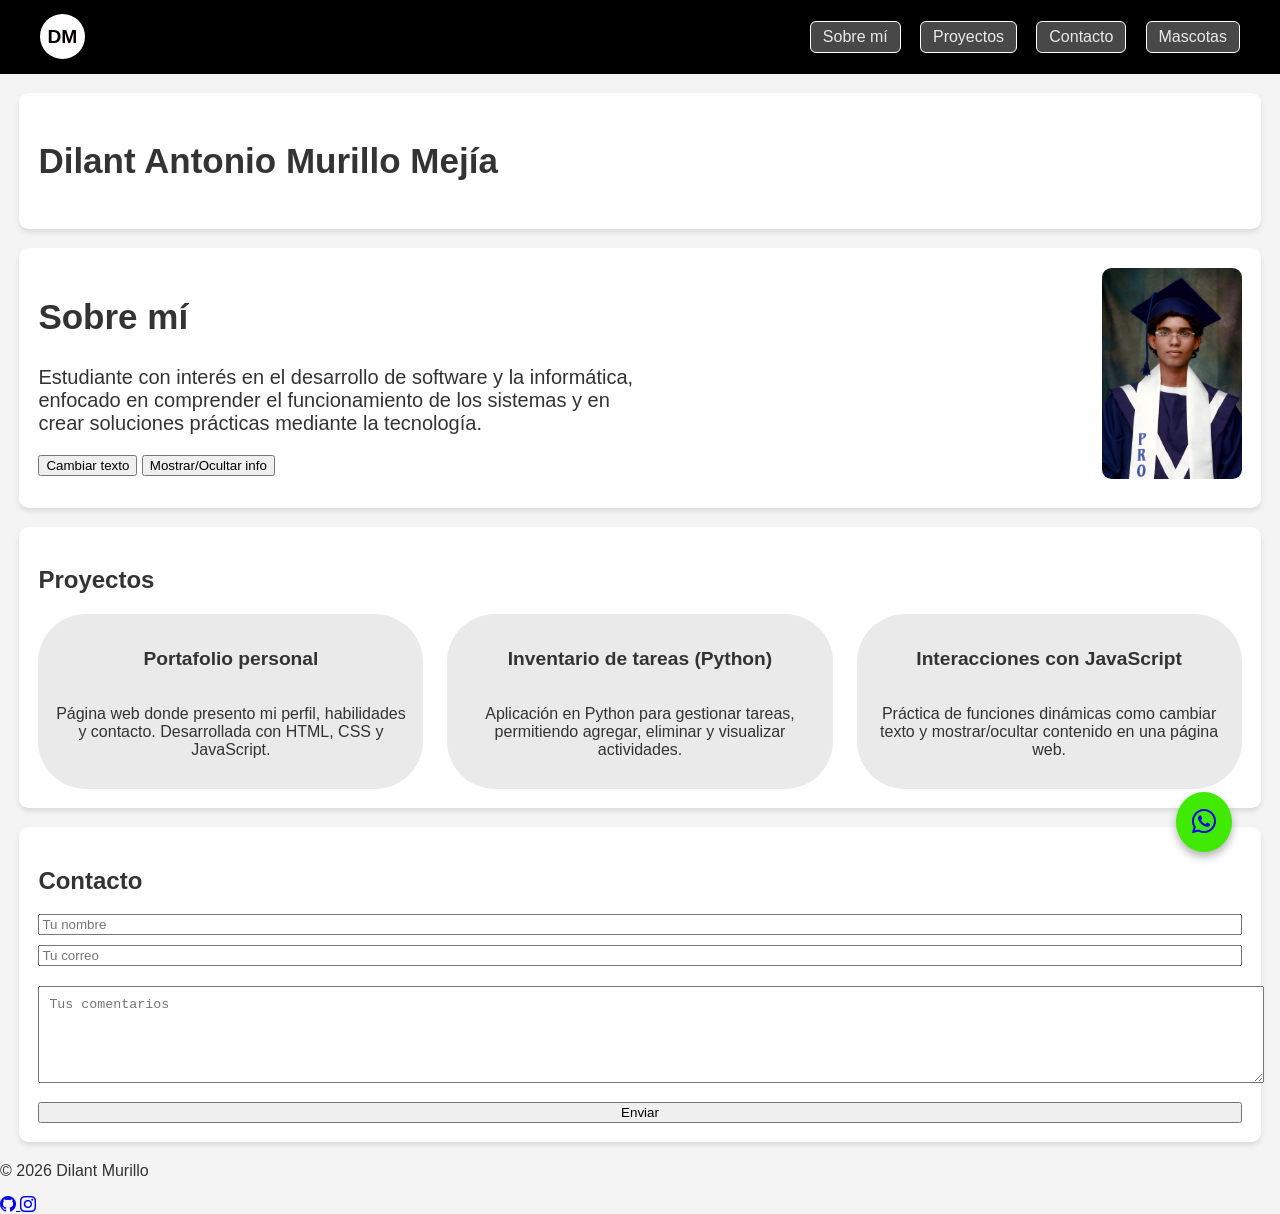
<file: index.html>
<!DOCTYPE html>
<html lang="es">

<head>
    <!-- Configuración básica del documento -->
    <meta charset="UTF-8"> <!-- Permite usar caracteres especiales (tildes, ñ, etc) -->
    <meta name="viewport" content="width=device-width, initial-scale=1.0"> <!-- Hace la página responsive -->
    <title>Dilant A. Murillo Mejía</title> <!-- Título de la pestaña -->

    <!-- Archivos CSS para estilos -->
    <link rel="stylesheet" href="css/general.css">
    <link rel="stylesheet" href="css/header-nav.css">
    <link rel="stylesheet" href="css/sections.css">
    <link rel="stylesheet" href="css/pets-cards.css">
    <link rel="stylesheet" href="css/grid-projects-pets.css">
    <link rel="stylesheet" href="css/contact-buttoms.css">
    <link rel="stylesheet" href="css/icons.css">
    <link rel="stylesheet" href="css/logotype.css">
    <link rel="stylesheet" href="css/profile-photo.css">
    <link rel="stylesheet" href="css/responsive.css">
    <link rel="stylesheet" href="https://cdn.jsdelivr.net/npm/bootstrap-icons@1.11.3/font/bootstrap-icons.css">
</head>

<body>

    <!-- Encabezado de la página -->
    <header>
        <div class="logo-iniciales">
            <span>DM</span>
        </div>

        <!-- Checkbox oculto -->
        <input type="checkbox" id="menu-toggle">

        <!-- Botón hamburguesa -->
        <label for="menu-toggle" class="menu-icon">&#9776;</label>

        <!-- Menú -->
        <nav>
            <ul class="menu">
                <li><a href="#sobre-mi">Sobre mí</a></li>
                <li><a href="#proyectos">Proyectos</a></li>
                <li><a href="#contacto">Contacto</a></li>
                <li><a href="pets.html">Mascotas</a></li>
            </ul>
        </nav>
    </header>

    <!-- Sección principal con nombre -->
    <section id="Dilant-Murillo">
        <h2>Dilant Antonio Murillo Mejía</h2>
    </section>

    <!-- Sección sobre mí -->
    <section id="sobre-mi">
        <img src="img/fotoDilant.jpeg" alt="Foto de Dilant" class="foto-perfil"> <!-- Imagen de perfil -->
        <h2>Sobre mí</h2>

        <!-- Descripción personal -->
        <p>
            Estudiante con interés en el desarrollo de software y la informática, enfocado en comprender el
            funcionamiento de los sistemas y en crear soluciones prácticas mediante la tecnología.
        </p>

        <!-- Botones que ejecutan funciones JS -->
        <button onclick="cambiarTexto()">Cambiar texto</button> <!-- Llama función JS -->
        <button onclick="toggleInfo()">Mostrar/Ocultar info</button> <!-- Llama función JS -->
    </section>

    <!-- Sección de proyectos -->
    <section id="proyectos">
        <h2>Proyectos</h2>

        <!-- Contenedor en grid -->
        <div class="grid-proyectos">

            <!-- Proyecto 1 -->
            <article>
                <h3>Portafolio personal</h3>
                <p>
                    Página web donde presento mi perfil, habilidades y contacto. Desarrollada con HTML, CSS y
                    JavaScript.
                </p>
            </article>

            <!-- Proyecto 2 -->
            <article>
                <h3>Inventario de tareas (Python)</h3>
                <p>
                    Aplicación en Python para gestionar tareas, permitiendo agregar, eliminar y visualizar actividades.
                </p>
            </article>

            <!-- Proyecto 3 -->
            <article>
                <h3>Interacciones con JavaScript</h3>
                <p>
                    Práctica de funciones dinámicas como cambiar texto y mostrar/ocultar contenido en una página web.
                </p>
            </article>

        </div>
    </section>

    <!-- Sección de contacto -->
    <section id="contacto">
        <h2>Contacto</h2>

        <!-- Formulario -->
        <form id="form-contacto">
            <!-- Campo nombre -->
            <input type="text" id="nombre" placeholder="Tu nombre" required>

            <!-- Campo correo -->
            <input type="email" id="correo" placeholder="Tu correo" required>

            <!-- Campo comentarios -->
            <textarea id="comentarios" placeholder="Tus comentarios" rows="5" required></textarea>

            <!-- Botón que envía el formulario -->
            <button type="submit">Enviar</button>
        </form>
    </section>

    <!-- Botón flotante de WhatsApp -->
    <a href="https://wa.me/573147299598" target="_blank" rel="noopener noreferrer" class="whatsapp-icon">
        <i class="bi bi-whatsapp"></i>
    </a>
   
    <!-- Pie de página -->
    <footer class="footer">
        <p>© 2026 Dilant Murillo</p>

        <div class="redes">
            <a href="https://github.com/tu-usuario" target="_blank" rel="noopener noreferrer">
                <i class="bi bi-github"></i>
            </a>

            <a href="https://www.instagram.com/tu-usuario" target="_blank" rel="noopener noreferrer">
                <i class="bi bi-instagram"></i>
            </a>
        </div>
    </footer>

    <!-- Enlace a tu archivo JavaScript -->
    <script src="javascript/script.js"></script>

</body>

</html>
</file>
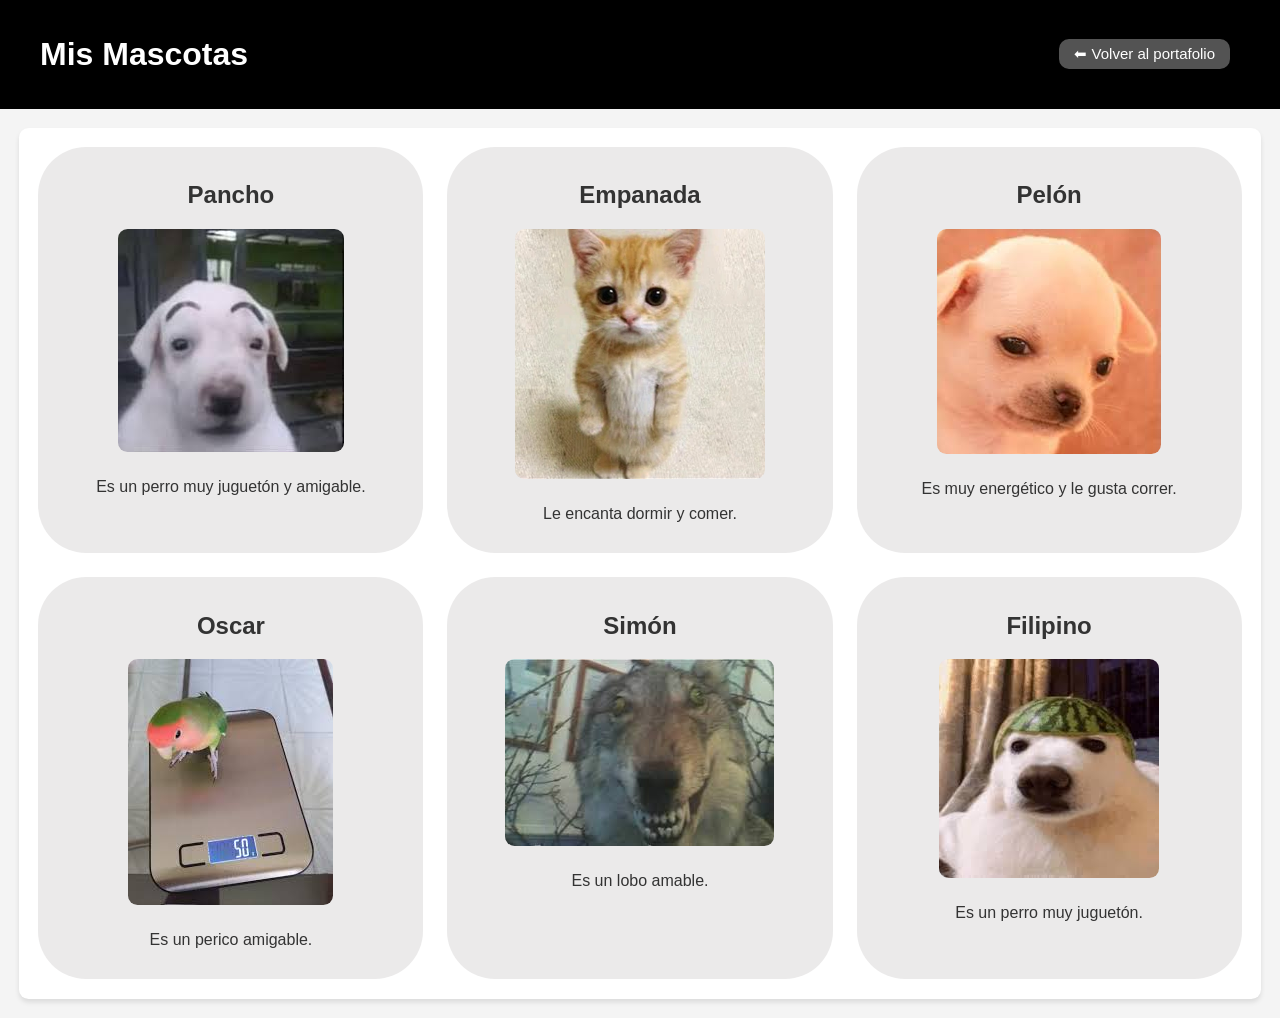
<file: pets.html>
<!DOCTYPE html>
<html lang="es">

<head>
    <!-- Configuración básica -->
    <meta charset="UTF-8"> <!-- Permite caracteres especiales -->
    <meta name="viewport" content="width=device-width, initial-scale=1.0"> <!-- Responsive -->
    <title>Mis Mascotas</title> <!-- Título de la pestaña -->

    <!-- Archivos CSS -->
    <link rel="stylesheet" href="css/general.css">
    <link rel="stylesheet" href="css/header-nav.css">
    <link rel="stylesheet" href="css/sections.css">
    <link rel="stylesheet" href="css/pets-cards.css">
    <link rel="stylesheet" href="css/grid-projects-pets.css">
    <link rel="stylesheet" href="css/contact-buttoms.css">
    <link rel="stylesheet" href="css/whatsapp-icon.css">
    <link rel="stylesheet" href="css/logotype.css">
    <link rel="stylesheet" href="css/profile-photo.css">
    <link rel="stylesheet" href="css/responsive.css">
</head>

<body>

    <!-- Encabezado -->
   <header>
    <h1>Mis Mascotas</h1>
    <nav>
        <a href="index.html" class="btn-volver">
            ⬅ Volver al portafolio
        </a>
    </nav>
</header>

    <!-- Contenedor principal de la galería -->
    <div class="contenedor-galeria">

        <!-- Grid donde se organizan las mascotas -->
        <section class="galeria-grid">

            <!-- Tarjeta de mascota -->
            <article class="mascota-card">
                <h2>Pancho</h2>
                <img src="img/Pancho.jpeg" alt="Pancho"> <!-- Imagen -->
                <p>Es un perro muy juguetón y amigable.</p> <!-- Descripción -->
            </article>

            <!-- Tarjeta -->
            <article class="mascota-card">
                <h2>Empanada</h2>
                <img src="img/Empanada.webp" alt="Empanada">
                <p>Le encanta dormir y comer.</p>
            </article>

            <!-- Tarjeta -->
            <article class="mascota-card">
                <h2>Pelón</h2>
                <img src="img/Pelón.jpeg" alt="Pelón">
                <p>Es muy energético y le gusta correr.</p>
            </article>

            <!-- Tarjeta -->
            <article class="mascota-card">
                <h2>Oscar</h2>
                <img src="img/perico.jpeg" alt="Pancho"> 
                <p>Es un perico amigable.</p>
            </article>

            <!-- Tarjeta -->
            <article class="mascota-card">
                <h2>Simón</h2>
                <img src="img/lobo.jpeg" alt="Pancho"> 
                <p>Es un lobo amable.</p>
            </article>

            <!-- Tarjeta -->
            <article class="mascota-card">
                <h2>Filipino</h2>
                <img src="img/perro_sandia.jpeg" alt="Pancho"> 
                <p>Es un perro muy juguetón.</p>
            </article>

        </section>
    </div>

</body>

</html>
</file>
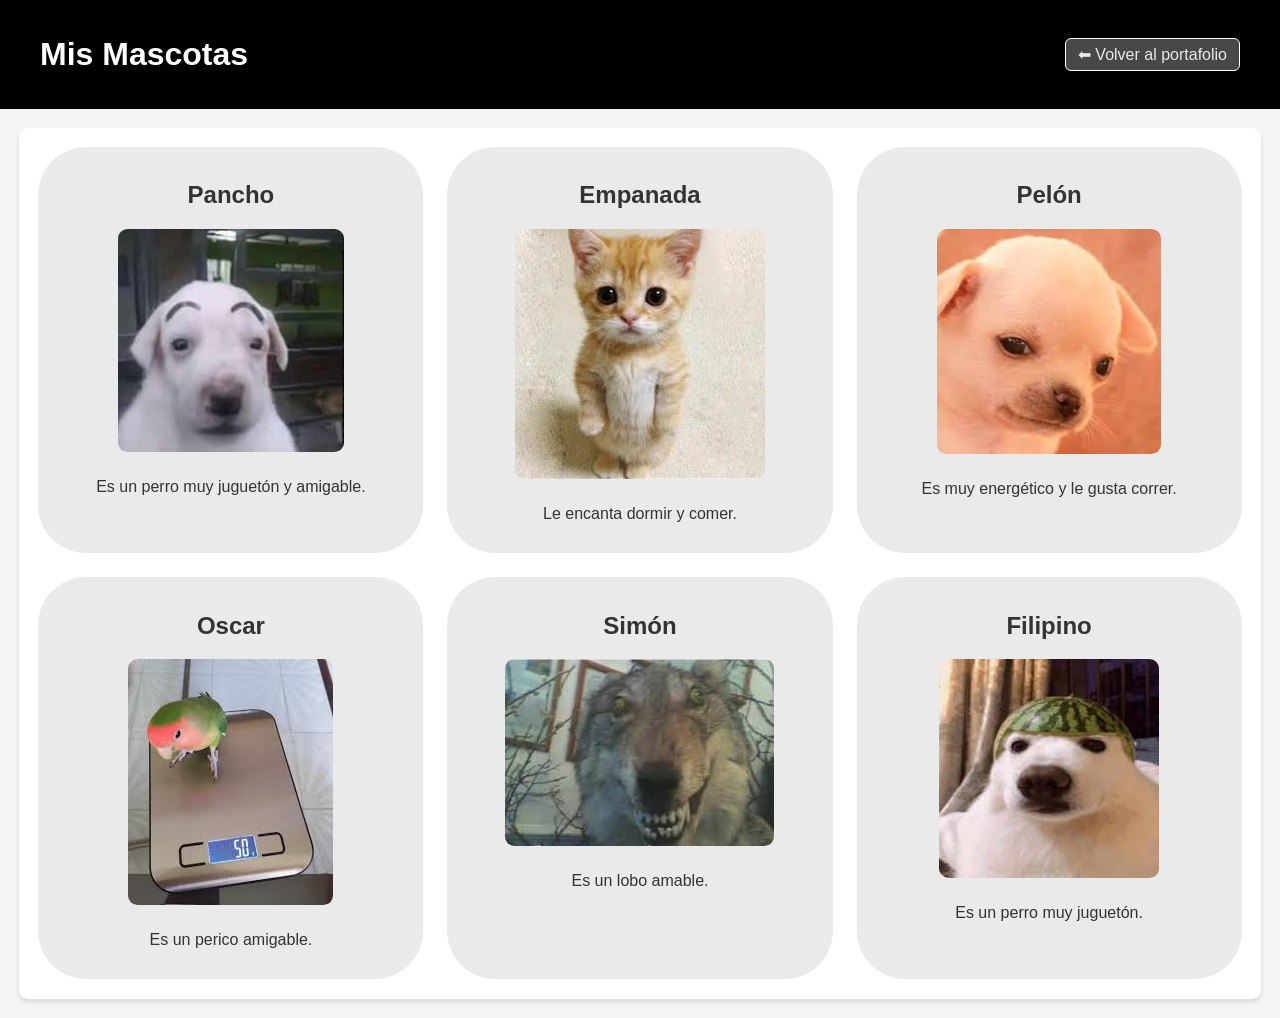
<file: html/pets.html>
<!DOCTYPE html>
<html lang="es">

<head>
    <meta charset="UTF-8">
    <meta name="viewport" content="width=device-width, initial-scale=1.0">
    <title>Mis Mascotas</title>
    <link rel="stylesheet" href="../css/general.css">
    <link rel="stylesheet" href="../css/header-nav.css">
    <link rel="stylesheet" href="../css/sections.css">
    <link rel="stylesheet" href="../css/pets-cards.css">
    <link rel="stylesheet" href="../css/grid-projects-pets.css">
    <link rel="stylesheet" href="../css/contact-buttoms.css">
    <link rel="stylesheet" href="../css/whatsapp-icon.css">
    <link rel="stylesheet" href="../css/logotype.css">
    <link rel="stylesheet" href="../css/profile-photo.css">
    <link rel="stylesheet" href="../css/responsive.css">
</head>

<body>

    <header>
        <h1>Mis Mascotas</h1>
        <nav>
            <a href="index.html">⬅ Volver al portafolio</a>
        </nav>
    </header>

    <!-- Contenedor principal de la galería -->
    <div class="contenedor-galeria">
        <section class="galeria-grid">
            <article class="mascota-card">
                <h2>Pancho</h2>
                <img src="../img/Pancho.jpeg" alt="Pancho">
                <p>Es un perro muy juguetón y amigable.</p>
            </article>

            <article class="mascota-card">
                <h2>Empanada</h2>
                <img src="../img/Empanada.webp" alt="Empanada">
                <p>Le encanta dormir y comer.</p>
            </article>

            <article class="mascota-card">
                <h2>Pelón</h2>
                <img src="../img/Pelón.jpeg" alt="Pelón">
                <p>Es muy energético y le gusta correr.</p>
            </article>

            <article class="mascota-card">
                <h2>Oscar</h2>
                <img src="../img/perico.jpeg" alt="Pancho">
                <p>Es un perico amigable.</p>
            </article>

            <article class="mascota-card">
                <h2>Simón</h2>
                <img src="../img/lobo.jpeg" alt="Pancho">
                <p>Es un lobo amable.</p>
            </article>

            <article class="mascota-card">
                <h2>Filipino</h2>
                <img src="../img/perro_sandia.jpeg" alt="Pancho">
                <p>Es un perro muy juguetón.</p>
            </article>
        </section>
    </div>

</body>

</html>
</file>
<file: css/general.css>
/* Variables globales */
:root {
    --color-header: #000000;
    /* Color del encabezado */

    --color-texto-blanco: #ffffff;
    /* Blanco para textos o fondos */

    --color-link: #ebe8e8;
    /* Color de los enlaces */

    --color-hover: #13cfec;
    /* Color al pasar el mouse */

    --color-card: #e6e5e5cb;
    /* Fondo de tarjetas (con transparencia) */

    --color-fondo: #f4f4f4;
    /* Fondo general de la página */

    --color-texto: #333;
    /* Color principal del texto */

    --color-borde: #ccc;
    /* Color de bordes */

    --color-boton: #000000;
    /* Color de botones */

    --fuente-principal: Arial, sans-serif;
    /* Fuente principal del sitio */
}

/* Base */
html {
    font-size: 16px;
    /* Tamaño base → 1rem = 16px */
}

body {
    font-family: var(--fuente-principal);
    /* Aplica la fuente global */

    margin: 0;
    padding: 0;
    /* Elimina espacios por defecto del navegador */

    background-color: var(--color-fondo);
    /* Color de fondo general */

    color: var(--color-texto);
    /* Color del texto */
}
</file>
<file: css/header-nav.css>
/* ===== HEADER ===== */
header {
    background-color: #000000;
    color: #ffffff;
    padding: 0.9rem 2.5rem;

    display: flex;
    justify-content: space-between;
    align-items: center;

    position: relative;
    z-index: 1000; /* para que el menú quede encima */
}

/* ===== MENÚ DESKTOP ===== */
nav ul {
    list-style: none;
    margin: 0;
    padding: 0;

    display: flex;
    gap: 1.2rem;
}

nav a {
    color: var(--color-link);
    text-decoration: none;
    transition: color 0.3s;
}

nav a:hover {
    color: var(--color-hover);
}

/* ===== HAMBURGUESA ===== */
.menu-icon {
    display: none;
    font-size: 30px;
    cursor: pointer;
    color: white;
}

/* Checkbox oculto */
#menu-toggle {
    display: none;
}

/*Boton volver al portafolio*/
.btn-volver {
    color: #fff !important;
    background-color: #535353;
    padding: 6px 15px;
    border-radius: 20px;
    display: inline-flex;
    align-items: center;
    gap: 5px;
    font-size: 15px;
    font-weight: 500;
    border: 10px solid #000000;
    transition: all 0.2s ease;
}

.btn-volver:hover {
    background-color: #343434;
    transform: translateY(-5px);
}


/* Convertir los enlaces del menú en botones */
header nav a {
    display: inline-block;          /* Permite aplicar padding y forma */
    padding: 6px 12px;              /* Espaciado interno */
    border: 1px solid #ffffff;         /* Borde del botón */
    border-radius: 6px;             /* Bordes redondeados */
    background-color: #494848;  /* Fondo transparente */
    
    color: var(--color-link);       /* Mantiene tu color actual */
    transition: all 0.2s ease;      /* Animación suave */
}

/* Efecto al pasar el mouse */
header nav a:hover {
    background-color: #7b7979;         /* Fondo al hacer hover */
    border-color: #888;             /* Cambio de borde */
    color: #fff;                    /* Texto más visible */
}
</file>
<file: css/sections.css>
/* Secciones */
section {
    padding: 1.2rem; 
    /* Espacio interno dentro de cada sección */

    margin: 1.2rem; 
    /* Espacio externo entre secciones */

    background-color: var(--color-texto-blanco); 
    /* Fondo blanco usando variable */

    border-radius: 0.6rem; 
    /* Bordes redondeados */

    box-shadow: 0 0.2rem 0.3rem rgba(0,0,0,0.1); 
    /* Sombra suave para efecto de tarjeta */
}

/* Limpia floats dentro de la sección sobre mí */
#sobre-mi::after {
    content: "";
    display: table;
    clear: both;
    /* Evita que elementos flotantes rompan el diseño */
}

/* Estilo del párrafo en "Sobre mí" */
#sobre-mi p {
    max-width: 600px; 
    /* Limita el ancho del texto para mejor lectura */

    font-size: 20px;
    /* Tamaño de letra */
}

/* Título "Sobre mí" */
#sobre-mi h2 {
    font-size: 35px;
    /* Hace el título más grande */
}

/* Título principal con nombre */
#Dilant-Murillo h2 {
    font-size: 35px;
    /* Mismo tamaño que el de "Sobre mí" */
}
</file>
<file: css/pets-cards.css>
/* Tarjetas de Mascotas (Estructura Vertical) */
article {
    background-color: var(--color-card); 
    /* Color de fondo de la tarjeta */

    padding: 0.9rem; 
    /* Espacio interno */

    border-radius: 3rem; 
    /* Bordes MUY redondeados (estilo tipo burbuja) */

    text-align: center; 
    /* Centra el texto */

    display: flex; 
    /* Activa flexbox */

    flex-direction: column; 
    /* Organiza los elementos en vertical (arriba → abajo) */

    align-items: center; 
    /* Centra horizontalmente dentro de la tarjeta */

    transition: transform 0.3s ease, box-shadow 0.3s ease;
    /* Animaciones suaves */
}

/* Efecto hover en la tarjeta */
article:hover {
    transform: scale(1.02); 
    /* Pequeño zoom */

    box-shadow: 0 0.6rem 1.5rem rgba(0,0,0,0.2); 
    /* Sombra más fuerte */
}

/* Imagen dentro de la tarjeta */
article img {
    max-width: 100%; 
    /* No se sale del contenedor */

    height: auto;       
    /* Mantiene proporción */

    max-height: 250px;  
    /* Limita el tamaño máximo */

    object-fit: contain; 
    /* Muestra la imagen completa sin recortarla */

    border-radius: 0.6rem; 
    /* Bordes redondeados */

    margin-bottom: 0.6rem; 
    /* Espacio debajo de la imagen */
}

/* Título principal */
article h2 {
    font-size: 1.5rem;
}

/* Subtítulo */
article h3 {
    font-size: 1.2rem;
}

/* Párrafo */
article p {
    font-size: 1rem;
}
</file>
<file: css/grid-projects-pets.css>
/* GRID DE PROYECTOS Y MASCOTAS */
.grid-proyectos,
.galeria-grid {
    display: grid;
    grid-template-columns: repeat(3, 1fr);
    gap: 1.5rem;
}

/* Evita que las cards se rompan */
.grid-proyectos article,
.galeria-grid article {
    width: 100%;
    box-sizing: border-box;
}
</file>
<file: css/contact-buttoms.css>
/* Variables globales */
:root {
    --color-borde: #ccc;
    --color-boton: #000000;
    --color-hover: #13cfec;
    --color-texto-blanco: #ffffff;
}

/* Formulario */
form {
    display: flex; 
    /* Usa flexbox */

    flex-direction: column; 
    /* Coloca los elementos en vertical */

    gap: 0.6rem; 
    /* Espacio entre inputs y botón */
}

/* Inputs y botones (reglas agrupadas) */
.input-base {
    padding: 0.75rem; 
    /* Espacio interno */

    border-radius: 0.3rem; 
    /* Bordes ligeramente redondeados */

    border: 1px solid var(--color-borde); 
    /* Borde con variable global */
}

/* Botón */
.button-base {
    padding: 0.75rem; 
    /* Espacio interno */

    border-radius: 0.3rem; 
    /* Bordes redondeados */

    background-color: var(--color-boton); 
    /* Color de fondo */

    color: var(--color-texto-blanco); 
    /* Color del texto */

    font-weight: bold; 
    /* Texto en negrita */

    cursor: pointer; 
    /* Cursor tipo botón */

    border: none; 
    /* Sin borde */
}

/* Hover */
.button-base:hover {
    background-color: var(--color-hover); 
    /* Cambia de color al pasar el mouse */
}

/* AREA DE COMENTARIOS */
#form-contacto textarea {
    width: 100%; 
    /* Ocupa todo el ancho */

    padding: 10px; 
    /* Espacio interno */

    margin-top: 10px;
    margin-bottom: 10px;
    /* Separación vertical */

    resize: vertical; 
    /* Permite cambiar altura pero no ancho */
}
</file>
<file: css/icons.css>
/* Icono Whatsapp */
.whatsapp-icon {
    position: fixed; 
    /* Hace que el icono se quede fijo en la pantalla aunque hagas scroll */

    bottom: 3rem; 
    right: 3rem; 
    /* Lo posiciona en la esquina inferior derecha */

    /*Tamaño de logo*/
    font-size: 1.5rem;

    background-color: #40ea02; 
    /* Color de fondo (usa una variable CSS que definiste) */

    padding: 1rem; 
    /* Espacio interno alrededor del icono */

    border-radius: 50%; 
    /* Lo hace completamente redondo */

    box-shadow: 0 0.3rem 0.5rem rgba(0,0,0,0.3); 
    /* Sombra para darle efecto flotante */

    z-index: 100; 
    /* Asegura que esté por encima de otros elementos */

    transition: transform 0.3s ease; 
    /* Animación suave cuando cambia de tamaño */
}


/* Efecto al pasar el mouse */
.whatsapp-icon:hover {
    transform: scale(1.1); 
    /* Hace que el botón crezca un poco al pasar el cursor */
}
</file>
<file: css/logotype.css>
/* logo iniciales*/

.logo-iniciales {
    background-color: #fffdfd; 
    /* Color de fondo del logo (casi blanco) */

    color: #000000; 
    /* Color del texto (las iniciales) */

    width: 2.8rem;
    height: 2.8rem;
    /* Tamaño del círculo */

    display: flex;
    /* Activa flexbox */

    align-items: center;
    /* Centra verticalmente el contenido */

    justify-content: center;
    /* Centra horizontalmente el contenido */

    border-radius: 50%;
    /* Lo convierte en un círculo perfecto */

    font-weight: bold;
    /* Hace las letras más gruesas */

    font-size: 1.2rem;
    /* Tamaño de las iniciales */

    cursor: pointer;
    /* Cambia el cursor al pasar (indica que es interactivo) */

    transition: transform 0.3s ease;
    /* Animación suave al hacer hover */
}

/* Efecto al pasar el mouse */
.logo-iniciales:hover {
    transform: scale(1.1);
    /* Hace un pequeño zoom */
}
</file>
<file: css/profile-photo.css>
/* Foto de perfil */
.foto-perfil {
    width: 8.75rem; 
    /* Ancho de la imagen (rem = relativo al tamaño base del texto) */

    height: auto; 
    /* Mantiene la proporción original de la imagen */

    float: right; 
    /* Hace que la imagen se coloque a la derecha y el texto fluya alrededor */

    margin-left: 1.2rem; 
    /* Espacio entre la imagen y el texto a la izquierda */

    margin-bottom: 0.6rem; 
    /* Espacio inferior */

    border-radius: 0.6rem; 
    /* Bordes redondeados */
}

/* Efecto al pasar el mouse */
.foto-perfil:hover {
    transform: scale(1.05); 
    /* Hace un pequeño zoom */

    box-shadow: 0 0.6rem 1.5rem rgba(0,0,0,0.2); 
    /* Sombra más intensa al hacer hover */

    transition: transform 0.3s ease; 
    /* Animación suave del zoom */
}
</file>
<file: css/responsive.css>
/* ===== TABLET ===== */
@media (max-width: 1024px) {
    .grid-proyectos,
    .galeria-grid {
        grid-template-columns: repeat(2, 1fr);
    }
}

/* ===== MOBILE ===== */
@media (max-width: 768px) {

    /* Mostrar hamburguesa */
    .menu-icon {
        display: block;
    }

    /* Menú desplegable */
    nav {
        position: absolute;
        top: 100%;
        left: 0;
        width: 100%;
        background: black;
        z-index: 999;
    }

    nav ul {
        flex-direction: column;
        align-items: center;
        display: none;
        padding: 10px 0;
    }

    nav ul li {
        padding: 10px 0;
    }

    /* Activar menú */
    #menu-toggle:checked ~ nav ul {
        display: flex;
    }

    /* Grid en móvil */
    .grid-proyectos,
    .galeria-grid {
        grid-template-columns: 1fr;
    }
}
</file>
<file: css/whatsapp-icon.css>
/* Icono Whatsapp */
.whatsapp-icon {
    position: fixed; 
    /* Hace que el icono se quede fijo en la pantalla aunque hagas scroll */

    bottom: 1.2rem; 
    right: 1.2rem; 
    /* Lo posiciona en la esquina inferior derecha */

    background-color: var(--color-texto-blanco); 
    /* Color de fondo (usa una variable CSS que definiste) */

    padding: 0.75rem; 
    /* Espacio interno alrededor del icono */

    border-radius: 50%; 
    /* Lo hace completamente redondo */

    box-shadow: 0 0.3rem 0.5rem rgba(0,0,0,0.3); 
    /* Sombra para darle efecto flotante */

    z-index: 100; 
    /* Asegura que esté por encima de otros elementos */

    transition: transform 0.3s ease; 
    /* Animación suave cuando cambia de tamaño */
}

/* Imagen dentro del botón */
.whatsapp-icon img {
    width: 1.9rem; /* Tamaño del logo */
    height: 1.9rem;

    display: block; 
    /* Evita espacios raros debajo de la imagen */

    box-shadow: none; 
    /* Evita sombras adicionales en la imagen */
}

/* Efecto al pasar el mouse */
.whatsapp-icon:hover {
    transform: scale(1.1); 
    /* Hace que el botón crezca un poco al pasar el cursor */
}
</file>
